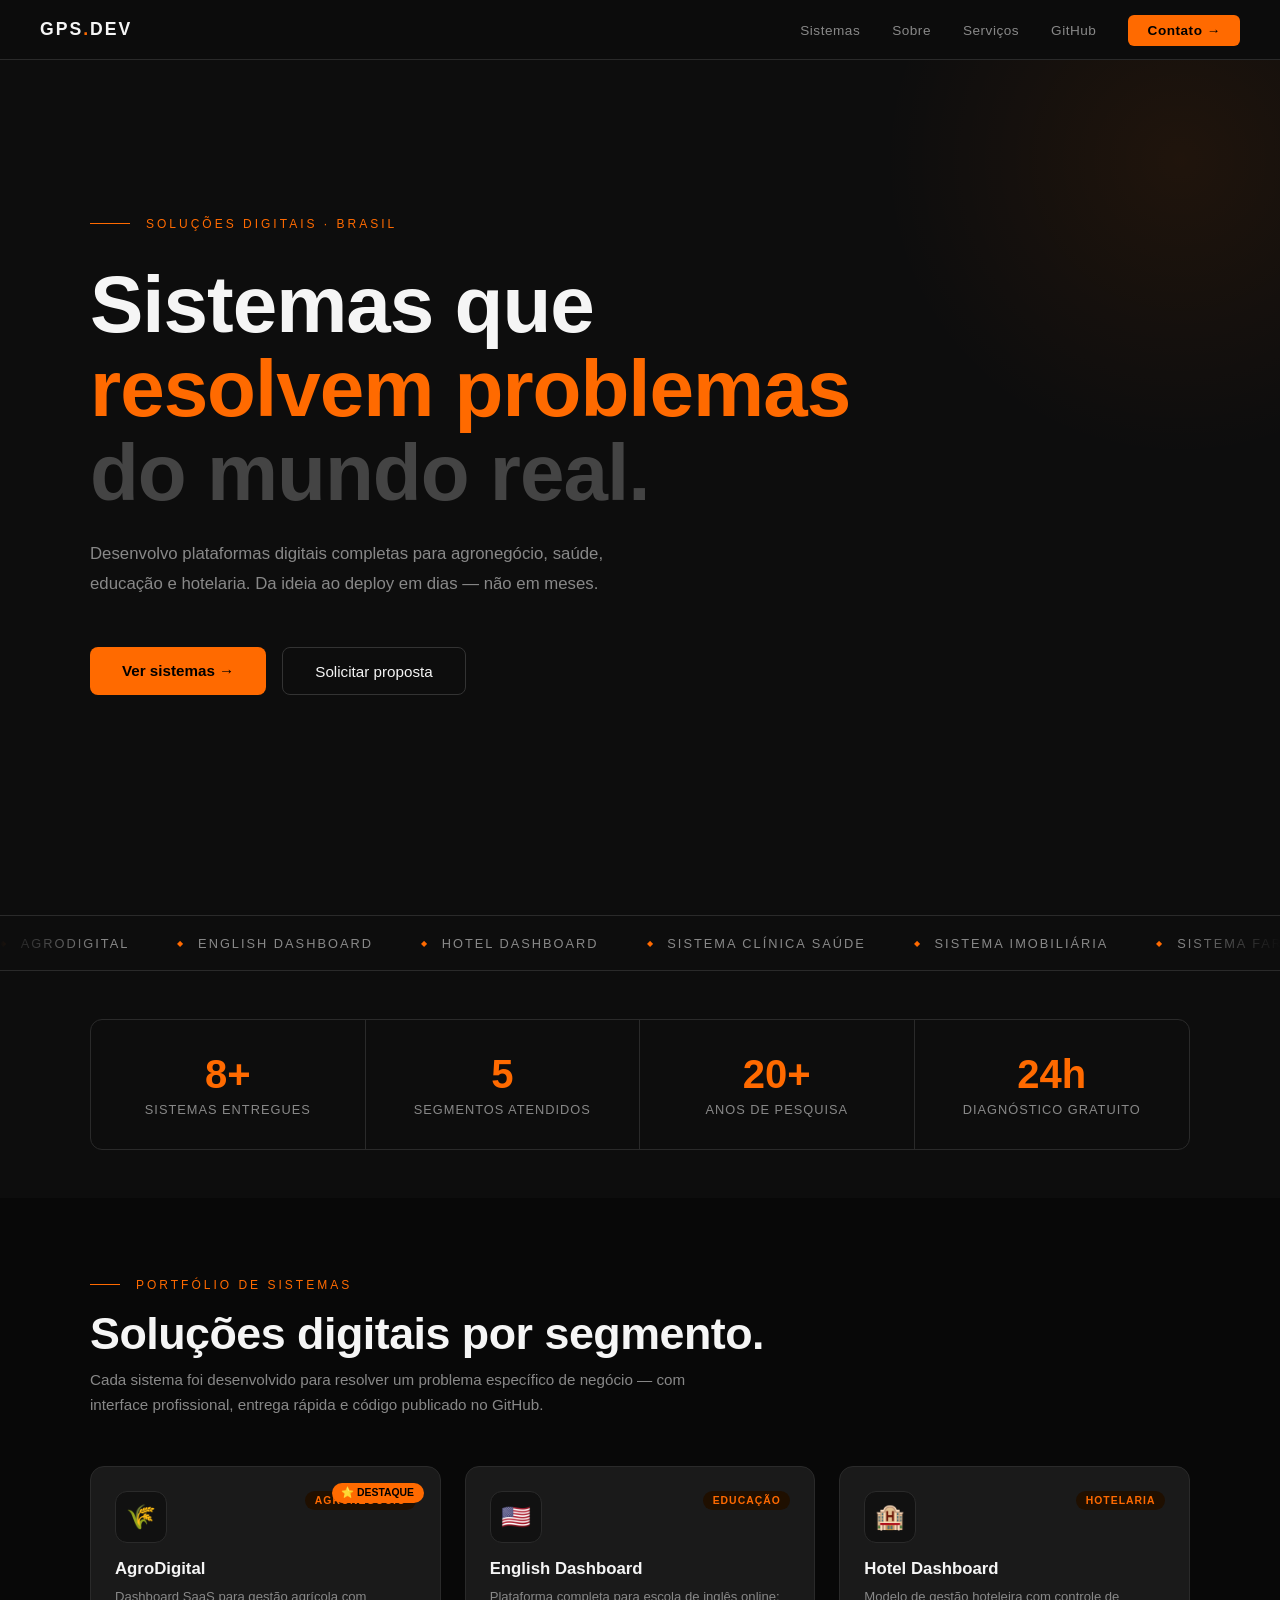
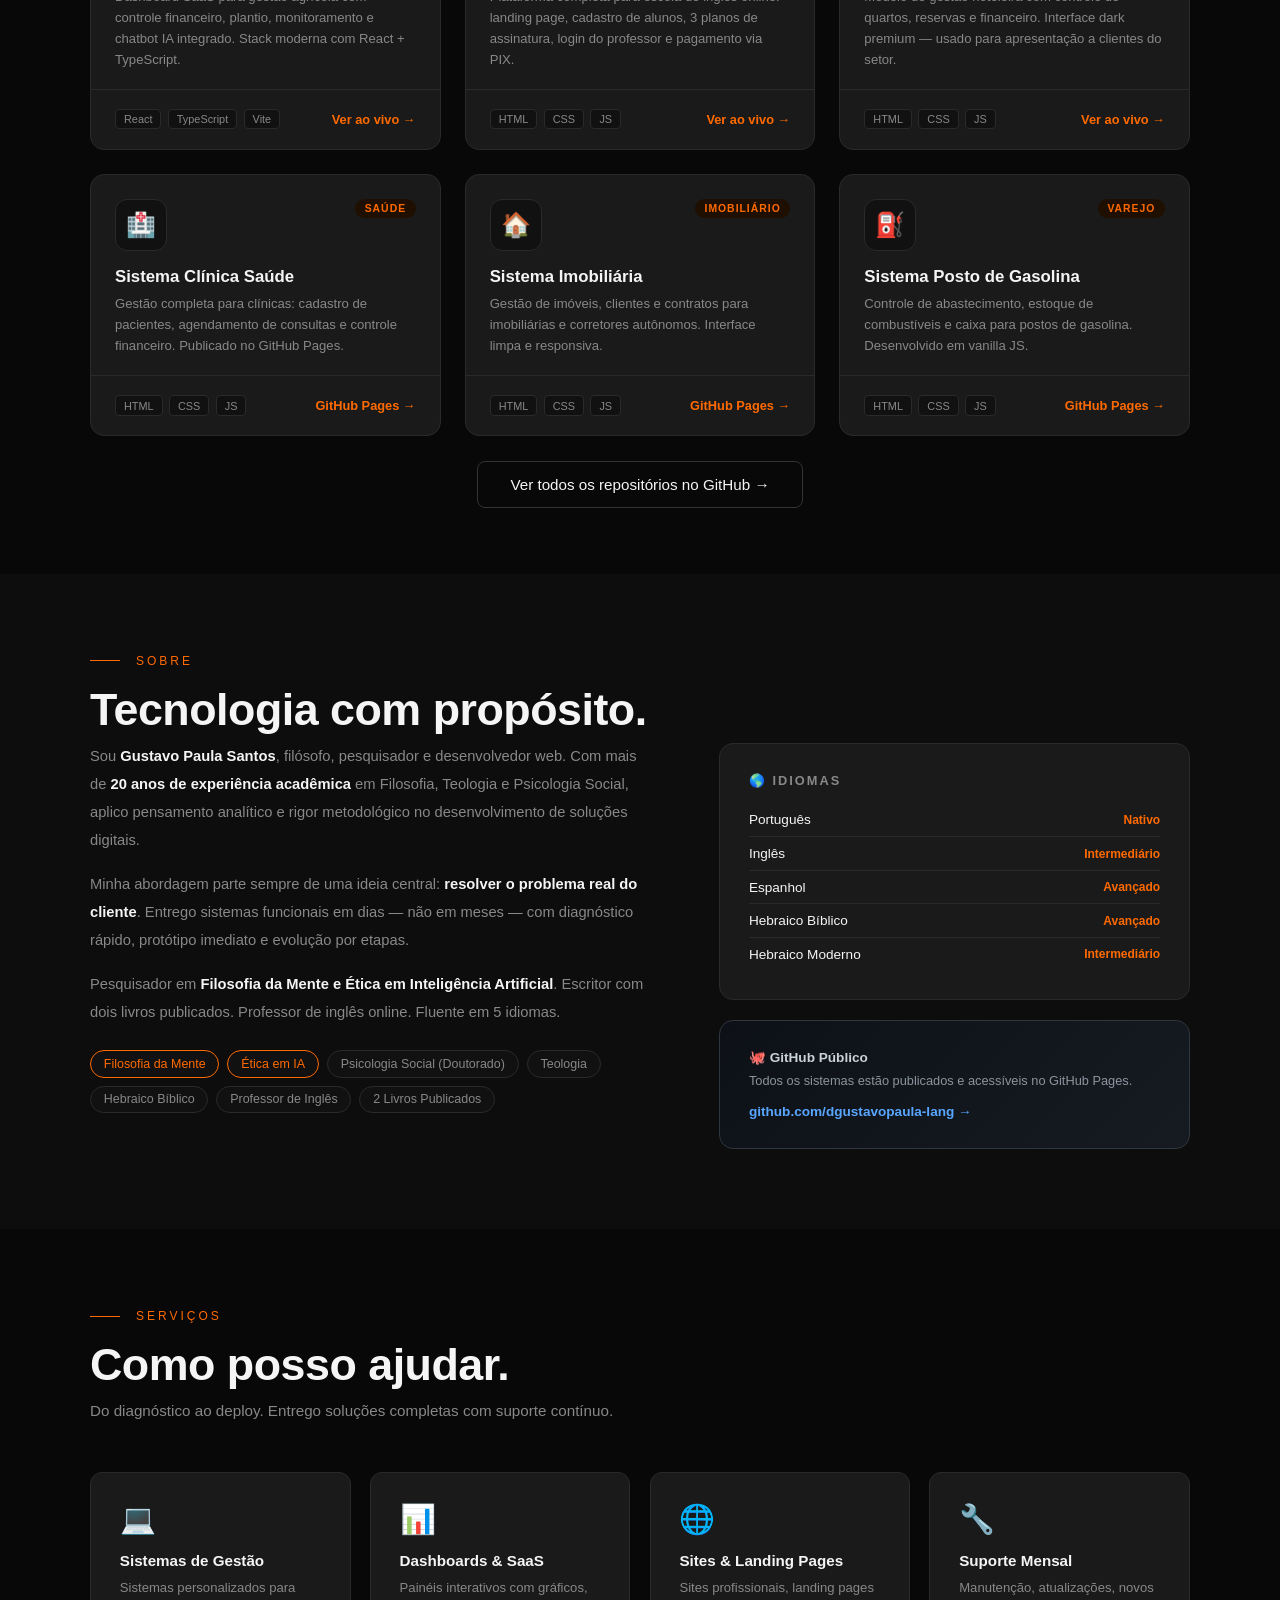
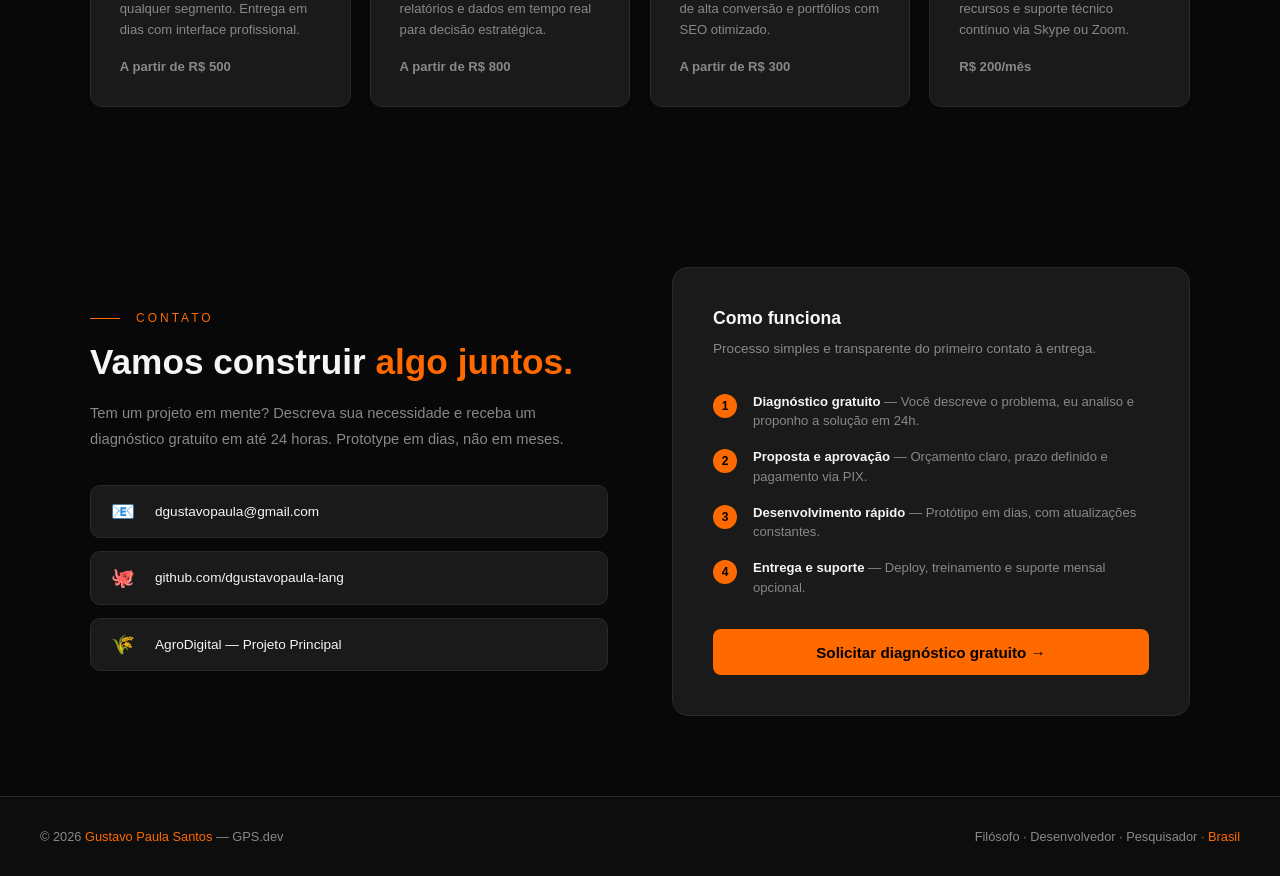
<file: index.html>
<!DOCTYPE html>
<html lang="pt-BR">
<head>
  <meta charset="UTF-8"/>
  <meta name="viewport" content="width=device-width, initial-scale=1.0"/>
  <meta name="description" content="Gustavo Paula Santos — Soluções Digitais para empresas. Sistemas de gestão, dashboards e plataformas web."/>
  <title>Gustavo Paula Santos | Soluções Digitais</title>
  <style>
    *{margin:0;padding:0;box-sizing:border-box;}
    :root{--bg:#0d0d0d;--card:#1a1a1a;--orange:#ff6a00;--orange2:#ff8c38;--white:#f5f5f5;--gray:#888;--border:#2a2a2a;}
    html{scroll-behavior:smooth;}
    body{background:var(--bg);color:var(--white);font-family:'Segoe UI',sans-serif;}

    /* NAV */
    nav{display:flex;justify-content:space-between;align-items:center;padding:1.2rem 2.5rem;border-bottom:1px solid var(--border);position:sticky;top:0;background:rgba(13,13,13,0.97);backdrop-filter:blur(10px);z-index:100;}
    .logo{font-size:1.1rem;font-weight:800;letter-spacing:2px;text-transform:uppercase;}
    .logo span{color:var(--orange);}
    .nav-links{display:flex;gap:2rem;list-style:none;align-items:center;}
    .nav-links a{color:var(--gray);text-decoration:none;font-size:0.85rem;letter-spacing:0.5px;transition:color 0.2s;}
    .nav-links a:hover{color:var(--orange);}
    .btn-nav{background:var(--orange);color:#000!important;font-weight:700;padding:0.5rem 1.2rem;border-radius:6px;}

    /* HERO */
    .hero{min-height:95vh;display:flex;flex-direction:column;justify-content:center;padding:3rem 2.5rem;position:relative;overflow:hidden;}
    .hero::before{content:'';position:absolute;top:-200px;right:-200px;width:600px;height:600px;background:radial-gradient(circle,rgba(255,106,0,0.08) 0%,transparent 70%);pointer-events:none;}
    .hero-inner{max-width:1100px;margin:0 auto;width:100%;}
    .hero-eyebrow{display:flex;align-items:center;gap:1rem;margin-bottom:2rem;}
    .hero-eyebrow span{color:var(--orange);font-size:0.75rem;letter-spacing:3px;text-transform:uppercase;}
    .hero-eyebrow::before{content:'';width:40px;height:1px;background:var(--orange);}
    .hero h1{font-size:clamp(2.5rem,7vw,5rem);font-weight:900;line-height:1.05;letter-spacing:-1px;margin-bottom:1.5rem;max-width:800px;}
    .hero h1 .line-orange{color:var(--orange);}
    .hero h1 .line-gray{color:#444;}
    .hero-sub{color:var(--gray);font-size:1.05rem;line-height:1.8;max-width:550px;margin-bottom:3rem;}
    .hero-btns{display:flex;gap:1rem;flex-wrap:wrap;margin-bottom:4rem;}
    .btn-primary{background:var(--orange);color:#000;font-weight:700;padding:0.9rem 2rem;border-radius:8px;text-decoration:none;font-size:0.95rem;transition:background 0.2s;}
    .btn-primary:hover{background:var(--orange2);}
    .btn-outline{border:1px solid #333;color:var(--white);padding:0.9rem 2rem;border-radius:8px;text-decoration:none;font-size:0.95rem;transition:all 0.2s;}
    .btn-outline:hover{border-color:var(--orange);color:var(--orange);}

    /* SOLUCOES TICKER */
    .solutions-bar{border-top:1px solid var(--border);border-bottom:1px solid var(--border);padding:1.2rem 0;overflow:hidden;position:relative;}
    .solutions-bar::before,.solutions-bar::after{content:'';position:absolute;top:0;width:100px;height:100%;z-index:2;}
    .solutions-bar::before{left:0;background:linear-gradient(to right,var(--bg),transparent);}
    .solutions-bar::after{right:0;background:linear-gradient(to left,var(--bg),transparent);}
    .ticker-track{display:flex;gap:3rem;animation:ticker 25s linear infinite;white-space:nowrap;}
    .ticker-item{color:var(--gray);font-size:0.8rem;letter-spacing:2px;text-transform:uppercase;display:flex;align-items:center;gap:0.8rem;}
    .ticker-item::before{content:'◆';color:var(--orange);font-size:0.5rem;}
    @keyframes ticker{from{transform:translateX(0)}to{transform:translateX(-50%)}}

    /* STATS */
    .stats-row{display:grid;grid-template-columns:repeat(4,1fr);gap:0;border:1px solid var(--border);border-radius:12px;overflow:hidden;max-width:1100px;margin:0 auto;}
    .stat-item{padding:2rem;text-align:center;border-right:1px solid var(--border);}
    .stat-item:last-child{border:none;}
    .stat-item h3{font-size:2.5rem;font-weight:900;color:var(--orange);margin-bottom:0.3rem;}
    .stat-item p{color:var(--gray);font-size:0.8rem;text-transform:uppercase;letter-spacing:1px;}

    /* SECTION BASE */
    section{padding:5rem 2.5rem;}
    .container{max-width:1100px;margin:0 auto;}
    .section-eyebrow{display:flex;align-items:center;gap:1rem;margin-bottom:1rem;}
    .section-eyebrow span{color:var(--orange);font-size:0.75rem;letter-spacing:3px;text-transform:uppercase;}
    .section-eyebrow::before{content:'';width:30px;height:1px;background:var(--orange);}
    .section-title{font-size:clamp(1.8rem,4vw,2.8rem);font-weight:800;margin-bottom:0.5rem;letter-spacing:-0.5px;}
    .section-sub{color:var(--gray);font-size:0.95rem;margin-bottom:3rem;max-width:600px;line-height:1.7;}

    /* SISTEMAS */
    .systems-bg{background:#080808;}
    .systems-grid{display:grid;grid-template-columns:repeat(auto-fit,minmax(320px,1fr));gap:1.5rem;}
    .system-card{background:var(--card);border:1px solid var(--border);border-radius:14px;overflow:hidden;transition:all 0.25s;position:relative;}
    .system-card:hover{border-color:var(--orange);transform:translateY(-5px);}
    .system-header{padding:1.5rem 1.5rem 0;}
    .system-icon-row{display:flex;justify-content:space-between;align-items:flex-start;margin-bottom:1rem;}
    .system-emoji{width:52px;height:52px;background:#111;border-radius:12px;display:flex;align-items:center;justify-content:center;font-size:1.5rem;border:1px solid var(--border);}
    .system-segment{background:#1f0f00;color:var(--orange);font-size:0.65rem;font-weight:700;padding:0.25rem 0.6rem;border-radius:20px;text-transform:uppercase;letter-spacing:1px;}
    .system-card h3{font-size:1.05rem;font-weight:700;margin-bottom:0.4rem;}
    .system-card p{color:var(--gray);font-size:0.82rem;line-height:1.6;padding:0 1.5rem;}
    .system-footer{padding:1.2rem 1.5rem;display:flex;justify-content:space-between;align-items:center;border-top:1px solid var(--border);margin-top:1.2rem;}
    .system-techs{display:flex;gap:0.4rem;flex-wrap:wrap;}
    .tech{background:#111;color:var(--gray);font-size:0.68rem;padding:0.2rem 0.5rem;border-radius:4px;border:1px solid var(--border);}
    .system-link{color:var(--orange);text-decoration:none;font-size:0.8rem;font-weight:700;white-space:nowrap;}
    .system-link:hover{text-decoration:underline;}
    .featured-badge{position:absolute;top:1rem;right:1rem;background:var(--orange);color:#000;font-size:0.65rem;font-weight:700;padding:0.2rem 0.6rem;border-radius:20px;text-transform:uppercase;}

    /* SOBRE */
    .about-grid{display:grid;grid-template-columns:1.2fr 1fr;gap:4rem;align-items:start;}
    .about-text p{color:var(--gray);line-height:1.9;margin-bottom:1rem;font-size:0.92rem;}
    .about-text strong{color:var(--white);}
    .about-tags{display:flex;flex-wrap:wrap;gap:0.5rem;margin-top:1.5rem;}
    .tag{background:#111;border:1px solid var(--border);color:var(--gray);padding:0.35rem 0.8rem;border-radius:20px;font-size:0.78rem;}
    .tag.hl{border-color:var(--orange);color:var(--orange);}
    .side-box{background:var(--card);border:1px solid var(--border);border-radius:14px;padding:1.8rem;margin-bottom:1.2rem;}
    .side-box h4{font-size:0.8rem;text-transform:uppercase;letter-spacing:2px;color:var(--gray);margin-bottom:1rem;}
    .lang-item{display:flex;justify-content:space-between;align-items:center;padding:0.55rem 0;border-bottom:1px solid var(--border);}
    .lang-item:last-child{border:none;}
    .lang-item span:first-child{color:var(--white);font-size:0.85rem;}
    .lang-level{color:var(--orange);font-size:0.75rem;font-weight:700;}
    .github-box{background:linear-gradient(135deg,#0d1117,#161b22);border:1px solid #30363d;border-radius:14px;padding:1.8rem;}
    .github-box h4{color:#c9d1d9;font-size:0.85rem;margin-bottom:0.5rem;}
    .github-box p{color:#8b949e;font-size:0.8rem;margin-bottom:1rem;}
    .github-link{display:flex;align-items:center;gap:0.5rem;color:#58a6ff;font-size:0.85rem;text-decoration:none;font-weight:700;}

    /* SERVIÇOS */
    .services-grid{display:grid;grid-template-columns:repeat(auto-fit,minmax(230px,1fr));gap:1.2rem;}
    .service-card{background:var(--card);border:1px solid var(--border);border-radius:12px;padding:1.8rem;transition:border-color 0.2s;}
    .service-card:hover{border-color:var(--orange);}
    .service-icon{font-size:1.8rem;margin-bottom:1rem;}
    .service-card h3{font-size:0.95rem;font-weight:700;margin-bottom:0.5rem;}
    .service-card p{color:var(--gray);font-size:0.82rem;line-height:1.6;}
    .service-price{color:var(--orange);font-size:0.8rem;font-weight:700;margin-top:1rem;}

    /* CONTATO */
    .contact-bg{background:#080808;}
    .contact-inner{display:grid;grid-template-columns:1fr 1fr;gap:4rem;align-items:center;}
    .contact-left h2{font-size:2.2rem;font-weight:800;line-height:1.2;margin-bottom:1rem;}
    .contact-left h2 span{color:var(--orange);}
    .contact-left p{color:var(--gray);line-height:1.8;margin-bottom:2rem;font-size:0.92rem;}
    .contact-items{display:flex;flex-direction:column;gap:0.8rem;}
    .contact-item{display:flex;align-items:center;gap:1rem;padding:0.9rem 1rem;background:var(--card);border:1px solid var(--border);border-radius:10px;text-decoration:none;color:var(--white);font-size:0.85rem;transition:border-color 0.2s;}
    .contact-item:hover{border-color:var(--orange);}
    .contact-item .ci{font-size:1.2rem;width:32px;text-align:center;}
    .contact-right{background:var(--card);border:1px solid var(--border);border-radius:16px;padding:2.5rem;}
    .contact-right h3{font-size:1.1rem;font-weight:700;margin-bottom:0.5rem;}
    .contact-right p{color:var(--gray);font-size:0.85rem;margin-bottom:2rem;line-height:1.7;}
    .process-steps{display:flex;flex-direction:column;gap:1rem;margin-bottom:2rem;}
    .process-step{display:flex;gap:1rem;align-items:flex-start;}
    .step-num{background:var(--orange);color:#000;font-weight:800;font-size:0.75rem;width:24px;height:24px;border-radius:50%;display:flex;align-items:center;justify-content:center;flex-shrink:0;margin-top:2px;}
    .step-text{color:var(--gray);font-size:0.82rem;line-height:1.5;}
    .step-text strong{color:var(--white);}

    /* FOOTER */
    footer{border-top:1px solid var(--border);padding:2rem 2.5rem;display:flex;justify-content:space-between;align-items:center;flex-wrap:wrap;gap:1rem;}
    footer p{color:var(--gray);font-size:0.8rem;}
    footer span{color:var(--orange);}

    @media(max-width:768px){
      .hero h1{font-size:2.5rem;}
      .stats-row{grid-template-columns:repeat(2,1fr);}
      .about-grid,.contact-inner{grid-template-columns:1fr;}
      .nav-links{display:none;}
      nav{padding:1rem 1.5rem;}
      section{padding:3rem 1.5rem;}
    }
  </style>
</head>
<body>

<!-- NAV -->
<nav>
  <div class="logo">GPS<span>.</span>dev</div>
  <ul class="nav-links">
    <li><a href="#sistemas">Sistemas</a></li>
    <li><a href="#sobre">Sobre</a></li>
    <li><a href="#servicos">Serviços</a></li>
    <li><a href="https://github.com/dgustavopaula-lang" target="_blank">GitHub</a></li>
    <li><a href="#contato" class="btn-nav">Contato →</a></li>
  </ul>
</nav>

<!-- HERO -->
<section class="hero">
  <div class="hero-inner">
    <div class="hero-eyebrow"><span>Soluções Digitais · Brasil</span></div>
    <h1>
      Sistemas que<br>
      <span class="line-orange">resolvem problemas</span><br>
      <span class="line-gray">do mundo real.</span>
    </h1>
    <p class="hero-sub">Desenvolvo plataformas digitais completas para agronegócio, saúde, educação e hotelaria. Da ideia ao deploy em dias — não em meses.</p>
    <div class="hero-btns">
      <a href="#sistemas" class="btn-primary">Ver sistemas →</a>
      <a href="#contato" class="btn-outline">Solicitar proposta</a>
    </div>
  </div>
</section>

<!-- TICKER -->
<div class="solutions-bar">
  <div class="ticker-track">
    <span class="ticker-item">AgroDigital</span>
    <span class="ticker-item">English Dashboard</span>
    <span class="ticker-item">Hotel Dashboard</span>
    <span class="ticker-item">Sistema Clínica Saúde</span>
    <span class="ticker-item">Sistema Imobiliária</span>
    <span class="ticker-item">Sistema Farmácia</span>
    <span class="ticker-item">Sistema Minimercado</span>
    <span class="ticker-item">Sistema Posto de Gasolina</span>
    <span class="ticker-item">AgroDigital</span>
    <span class="ticker-item">English Dashboard</span>
    <span class="ticker-item">Hotel Dashboard</span>
    <span class="ticker-item">Sistema Clínica Saúde</span>
    <span class="ticker-item">Sistema Imobiliária</span>
    <span class="ticker-item">Sistema Farmácia</span>
    <span class="ticker-item">Sistema Minimercado</span>
    <span class="ticker-item">Sistema Posto de Gasolina</span>
  </div>
</div>

<!-- STATS -->
<section style="padding:3rem 2.5rem;">
  <div class="stats-row">
    <div class="stat-item"><h3>8+</h3><p>Sistemas entregues</p></div>
    <div class="stat-item"><h3>5</h3><p>Segmentos atendidos</p></div>
    <div class="stat-item"><h3>20+</h3><p>Anos de pesquisa</p></div>
    <div class="stat-item"><h3>24h</h3><p>Diagnóstico gratuito</p></div>
  </div>
</section>

<!-- SISTEMAS -->
<section id="sistemas" class="systems-bg">
  <div class="container">
    <div class="section-eyebrow"><span>Portfólio de Sistemas</span></div>
    <h2 class="section-title">Soluções digitais por segmento.</h2>
    <p class="section-sub">Cada sistema foi desenvolvido para resolver um problema específico de negócio — com interface profissional, entrega rápida e código publicado no GitHub.</p>
    <div class="systems-grid">

      <div class="system-card">
        <span class="featured-badge">⭐ Destaque</span>
        <div class="system-header">
          <div class="system-icon-row">
            <div class="system-emoji">🌾</div>
            <span class="system-segment">Agronegócio</span>
          </div>
          <h3>AgroDigital</h3>
        </div>
        <p>Dashboard SaaS para gestão agrícola com controle financeiro, plantio, monitoramento e chatbot IA integrado. Stack moderna com React + TypeScript.</p>
        <div class="system-footer">
          <div class="system-techs"><span class="tech">React</span><span class="tech">TypeScript</span><span class="tech">Vite</span></div>
          <a href="https://agrodigital.onrender.com" target="_blank" class="system-link">Ver ao vivo →</a>
        </div>
      </div>

      <div class="system-card">
        <div class="system-header">
          <div class="system-icon-row">
            <div class="system-emoji">🇺🇸</div>
            <span class="system-segment">Educação</span>
          </div>
          <h3>English Dashboard</h3>
        </div>
        <p>Plataforma completa para escola de inglês online: landing page, cadastro de alunos, 3 planos de assinatura, login do professor e pagamento via PIX.</p>
        <div class="system-footer">
          <div class="system-techs"><span class="tech">HTML</span><span class="tech">CSS</span><span class="tech">JS</span></div>
          <a href="https://dgustavopaula-lang.github.io/english-dashboard" target="_blank" class="system-link">Ver ao vivo →</a>
        </div>
      </div>

      <div class="system-card">
        <div class="system-header">
          <div class="system-icon-row">
            <div class="system-emoji">🏨</div>
            <span class="system-segment">Hotelaria</span>
          </div>
          <h3>Hotel Dashboard</h3>
        </div>
        <p>Modelo de gestão hoteleira com controle de quartos, reservas e financeiro. Interface dark premium — usado para apresentação a clientes do setor.</p>
        <div class="system-footer">
          <div class="system-techs"><span class="tech">HTML</span><span class="tech">CSS</span><span class="tech">JS</span></div>
          <a href="https://hotel-grand-palacio.onrender.com" target="_blank" class="system-link">Ver ao vivo →</a>
        </div>
      </div>

      <div class="system-card">
        <div class="system-header">
          <div class="system-icon-row">
            <div class="system-emoji">🏥</div>
            <span class="system-segment">Saúde</span>
          </div>
          <h3>Sistema Clínica Saúde</h3>
        </div>
        <p>Gestão completa para clínicas: cadastro de pacientes, agendamento de consultas e controle financeiro. Publicado no GitHub Pages.</p>
        <div class="system-footer">
          <div class="system-techs"><span class="tech">HTML</span><span class="tech">CSS</span><span class="tech">JS</span></div>
          <a href="https://dgustavopaula-lang.github.io/sistema-clinica-saude" target="_blank" class="system-link">GitHub Pages →</a>
        </div>
      </div>

      <div class="system-card">
        <div class="system-header">
          <div class="system-icon-row">
            <div class="system-emoji">🏠</div>
            <span class="system-segment">Imobiliário</span>
          </div>
          <h3>Sistema Imobiliária</h3>
        </div>
        <p>Gestão de imóveis, clientes e contratos para imobiliárias e corretores autônomos. Interface limpa e responsiva.</p>
        <div class="system-footer">
          <div class="system-techs"><span class="tech">HTML</span><span class="tech">CSS</span><span class="tech">JS</span></div>
          <a href="https://dgustavopaula-lang.github.io/sistema-imobiliaria" target="_blank" class="system-link">GitHub Pages →</a>
        </div>
      </div>

      <div class="system-card">
        <div class="system-header">
          <div class="system-icon-row">
            <div class="system-emoji">⛽</div>
            <span class="system-segment">Varejo</span>
          </div>
          <h3>Sistema Posto de Gasolina</h3>
        </div>
        <p>Controle de abastecimento, estoque de combustíveis e caixa para postos de gasolina. Desenvolvido em vanilla JS.</p>
        <div class="system-footer">
          <div class="system-techs"><span class="tech">HTML</span><span class="tech">CSS</span><span class="tech">JS</span></div>
          <a href="https://dgustavopaula-lang.github.io/sistema-posto-gasolina" target="_blank" class="system-link">GitHub Pages →</a>
        </div>
      </div>

    </div>
    <div style="text-align:center;margin-top:2.5rem;">
      <a href="https://github.com/dgustavopaula-lang" target="_blank" class="btn-outline">Ver todos os repositórios no GitHub →</a>
    </div>
  </div>
</section>

<!-- SOBRE -->
<section id="sobre">
  <div class="container">
    <div class="section-eyebrow"><span>Sobre</span></div>
    <h2 class="section-title">Tecnologia com propósito.</h2>
    <div class="about-grid">
      <div class="about-text">
        <p>Sou <strong>Gustavo Paula Santos</strong>, filósofo, pesquisador e desenvolvedor web. Com mais de <strong>20 anos de experiência acadêmica</strong> em Filosofia, Teologia e Psicologia Social, aplico pensamento analítico e rigor metodológico no desenvolvimento de soluções digitais.</p>
        <p>Minha abordagem parte sempre de uma ideia central: <strong>resolver o problema real do cliente</strong>. Entrego sistemas funcionais em dias — não em meses — com diagnóstico rápido, protótipo imediato e evolução por etapas.</p>
        <p>Pesquisador em <strong>Filosofia da Mente e Ética em Inteligência Artificial</strong>. Escritor com dois livros publicados. Professor de inglês online. Fluente em 5 idiomas.</p>
        <div class="about-tags">
          <span class="tag hl">Filosofia da Mente</span>
          <span class="tag hl">Ética em IA</span>
          <span class="tag">Psicologia Social (Doutorado)</span>
          <span class="tag">Teologia</span>
          <span class="tag">Hebraico Bíblico</span>
          <span class="tag">Professor de Inglês</span>
          <span class="tag">2 Livros Publicados</span>
        </div>
      </div>
      <div>
        <div class="side-box">
          <h4>🌎 Idiomas</h4>
          <div class="lang-item"><span>Português</span><span class="lang-level">Nativo</span></div>
          <div class="lang-item"><span>Inglês</span><span class="lang-level">Intermediário</span></div>
          <div class="lang-item"><span>Espanhol</span><span class="lang-level">Avançado</span></div>
          <div class="lang-item"><span>Hebraico Bíblico</span><span class="lang-level">Avançado</span></div>
          <div class="lang-item"><span>Hebraico Moderno</span><span class="lang-level">Intermediário</span></div>
        </div>
        <div class="github-box">
          <h4>🐙 GitHub Público</h4>
          <p>Todos os sistemas estão publicados e acessíveis no GitHub Pages.</p>
          <a href="https://github.com/dgustavopaula-lang" target="_blank" class="github-link">github.com/dgustavopaula-lang →</a>
        </div>
      </div>
    </div>
  </div>
</section>

<!-- SERVIÇOS -->
<section id="servicos" style="background:#080808;">
  <div class="container">
    <div class="section-eyebrow"><span>Serviços</span></div>
    <h2 class="section-title">Como posso ajudar.</h2>
    <p class="section-sub">Do diagnóstico ao deploy. Entrego soluções completas com suporte contínuo.</p>
    <div class="services-grid">
      <div class="service-card">
        <div class="service-icon">💻</div>
        <h3>Sistemas de Gestão</h3>
        <p>Sistemas personalizados para qualquer segmento. Entrega em dias com interface profissional.</p>
        <p class="service-price">A partir de R$ 500</p>
      </div>
      <div class="service-card">
        <div class="service-icon">📊</div>
        <h3>Dashboards & SaaS</h3>
        <p>Painéis interativos com gráficos, relatórios e dados em tempo real para decisão estratégica.</p>
        <p class="service-price">A partir de R$ 800</p>
      </div>
      <div class="service-card">
        <div class="service-icon">🌐</div>
        <h3>Sites & Landing Pages</h3>
        <p>Sites profissionais, landing pages de alta conversão e portfólios com SEO otimizado.</p>
        <p class="service-price">A partir de R$ 300</p>
      </div>
      <div class="service-card">
        <div class="service-icon">🔧</div>
        <h3>Suporte Mensal</h3>
        <p>Manutenção, atualizações, novos recursos e suporte técnico contínuo via Skype ou Zoom.</p>
        <p class="service-price">R$ 200/mês</p>
      </div>
    </div>
  </div>
</section>

<!-- CONTATO -->
<section id="contato" class="contact-bg">
  <div class="container">
    <div class="contact-inner">
      <div class="contact-left">
        <div class="section-eyebrow"><span>Contato</span></div>
        <h2>Vamos construir <span>algo juntos.</span></h2>
        <p>Tem um projeto em mente? Descreva sua necessidade e receba um diagnóstico gratuito em até 24 horas. Prototype em dias, não em meses.</p>
        <div class="contact-items">
          <a href="mailto:dgustavopaula@gmail.com" class="contact-item">
            <span class="ci">📧</span><span>dgustavopaula@gmail.com</span>
          </a>
          <a href="https://github.com/dgustavopaula-lang" target="_blank" class="contact-item">
            <span class="ci">🐙</span><span>github.com/dgustavopaula-lang</span>
          </a>
          <a href="https://agrodigital.onrender.com" target="_blank" class="contact-item">
            <span class="ci">🌾</span><span>AgroDigital — Projeto Principal</span>
          </a>
        </div>
      </div>
      <div class="contact-right">
        <h3>Como funciona</h3>
        <p>Processo simples e transparente do primeiro contato à entrega.</p>
        <div class="process-steps">
          <div class="process-step">
            <div class="step-num">1</div>
            <div class="step-text"><strong>Diagnóstico gratuito</strong> — Você descreve o problema, eu analiso e proponho a solução em 24h.</div>
          </div>
          <div class="process-step">
            <div class="step-num">2</div>
            <div class="step-text"><strong>Proposta e aprovação</strong> — Orçamento claro, prazo definido e pagamento via PIX.</div>
          </div>
          <div class="process-step">
            <div class="step-num">3</div>
            <div class="step-text"><strong>Desenvolvimento rápido</strong> — Protótipo em dias, com atualizações constantes.</div>
          </div>
          <div class="process-step">
            <div class="step-num">4</div>
            <div class="step-text"><strong>Entrega e suporte</strong> — Deploy, treinamento e suporte mensal opcional.</div>
          </div>
        </div>
        <a href="mailto:dgustavopaula@gmail.com?subject=Solicitar%20Proposta&body=Olá%20Gustavo,%20gostaria%20de%20solicitar%20um%20diagnóstico%20gratuito." class="btn-primary" style="display:block;text-align:center;">Solicitar diagnóstico gratuito →</a>
      </div>
    </div>
  </div>
</section>

<!-- FOOTER -->
<footer>
  <p>© 2026 <span>Gustavo Paula Santos</span> — GPS.dev</p>
  <p>Filósofo · Desenvolvedor · Pesquisador · <span>Brasil</span></p>
</footer>

</body>
</html>
</file>
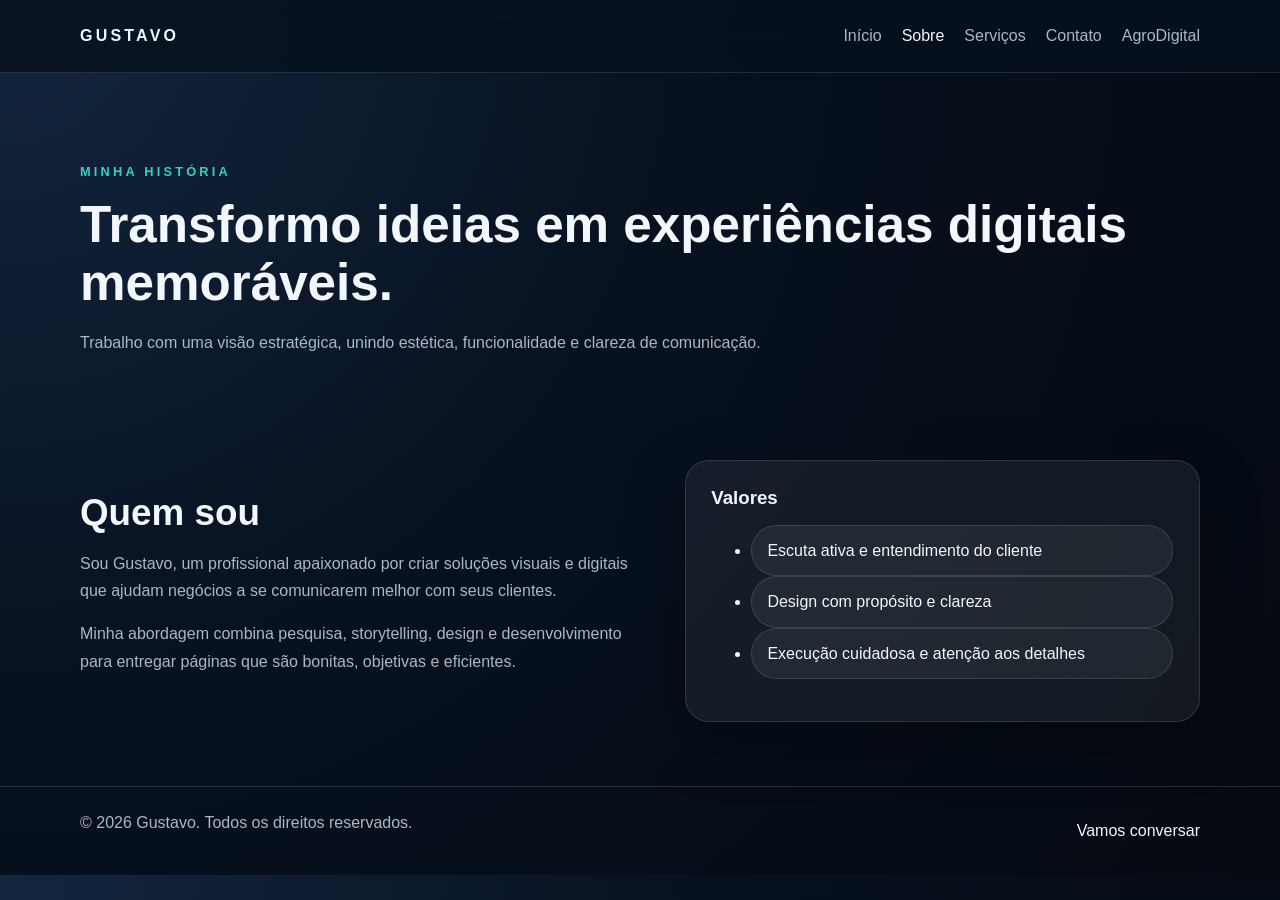
<file: about.html>
<!doctype html>
<html lang="pt-BR">
  <head>
    <meta charset="UTF-8" />
    <meta name="viewport" content="width=device-width, initial-scale=1.0" />
    <title>Sobre | Gustavo</title>
    <meta
      name="description"
      content="Conheça a trajetória e a abordagem de Gustavo no desenvolvimento de projetos digitais."
    />
    <link rel="stylesheet" href="css/style.css" />
  </head>
  <body>
    <header class="site-header">
      <div class="container nav-bar">
        <a class="brand" href="index.html">Gustavo</a>
        <button class="menu-toggle" aria-label="Abrir menu" aria-expanded="false">
          <span></span>
          <span></span>
          <span></span>
        </button>
        <nav class="site-nav" aria-label="Navegação principal">
          <a href="index.html">Início</a>
          <a href="about.html" class="active">Sobre</a>
          <a href="services.html">Serviços</a>
          <a href="contact.html">Contato</a>
          <a href="https://agrodigital.onrender.com" target="_blank">AgroDigital</a>
        </nav>
      </div>
    </header>

    <main>
      <section class="page-hero">
        <div class="container reveal">
          <p class="eyebrow">Minha história</p>
          <h1>Transformo ideias em experiências digitais memoráveis.</h1>
          <p>
            Trabalho com uma visão estratégica, unindo estética, funcionalidade e clareza de
            comunicação.
          </p>
        </div>
      </section>

      <section class="section">
        <div class="container about-grid">
          <div class="reveal">
            <h2>Quem sou</h2>
            <p>
              Sou Gustavo, um profissional apaixonado por criar soluções visuais e digitais que
              ajudam negócios a se comunicarem melhor com seus clientes.
            </p>
            <p>
              Minha abordagem combina pesquisa, storytelling, design e desenvolvimento para entregar
              páginas que são bonitas, objetivas e eficientes.
            </p>
          </div>
          <div class="reveal highlight-box">
            <h3>Valores</h3>
            <ul>
              <li>Escuta ativa e entendimento do cliente</li>
              <li>Design com propósito e clareza</li>
              <li>Execução cuidadosa e atenção aos detalhes</li>
            </ul>
          </div>
        </div>
      </section>
    </main>

    <footer class="site-footer">
      <div class="container footer-content">
        <p>© <span id="year"></span> Gustavo. Todos os direitos reservados.</p>
        <a href="contact.html">Vamos conversar</a>
      </div>
    </footer>

    <script src="js/main.js"></script>
  </body>
</html>
</file>
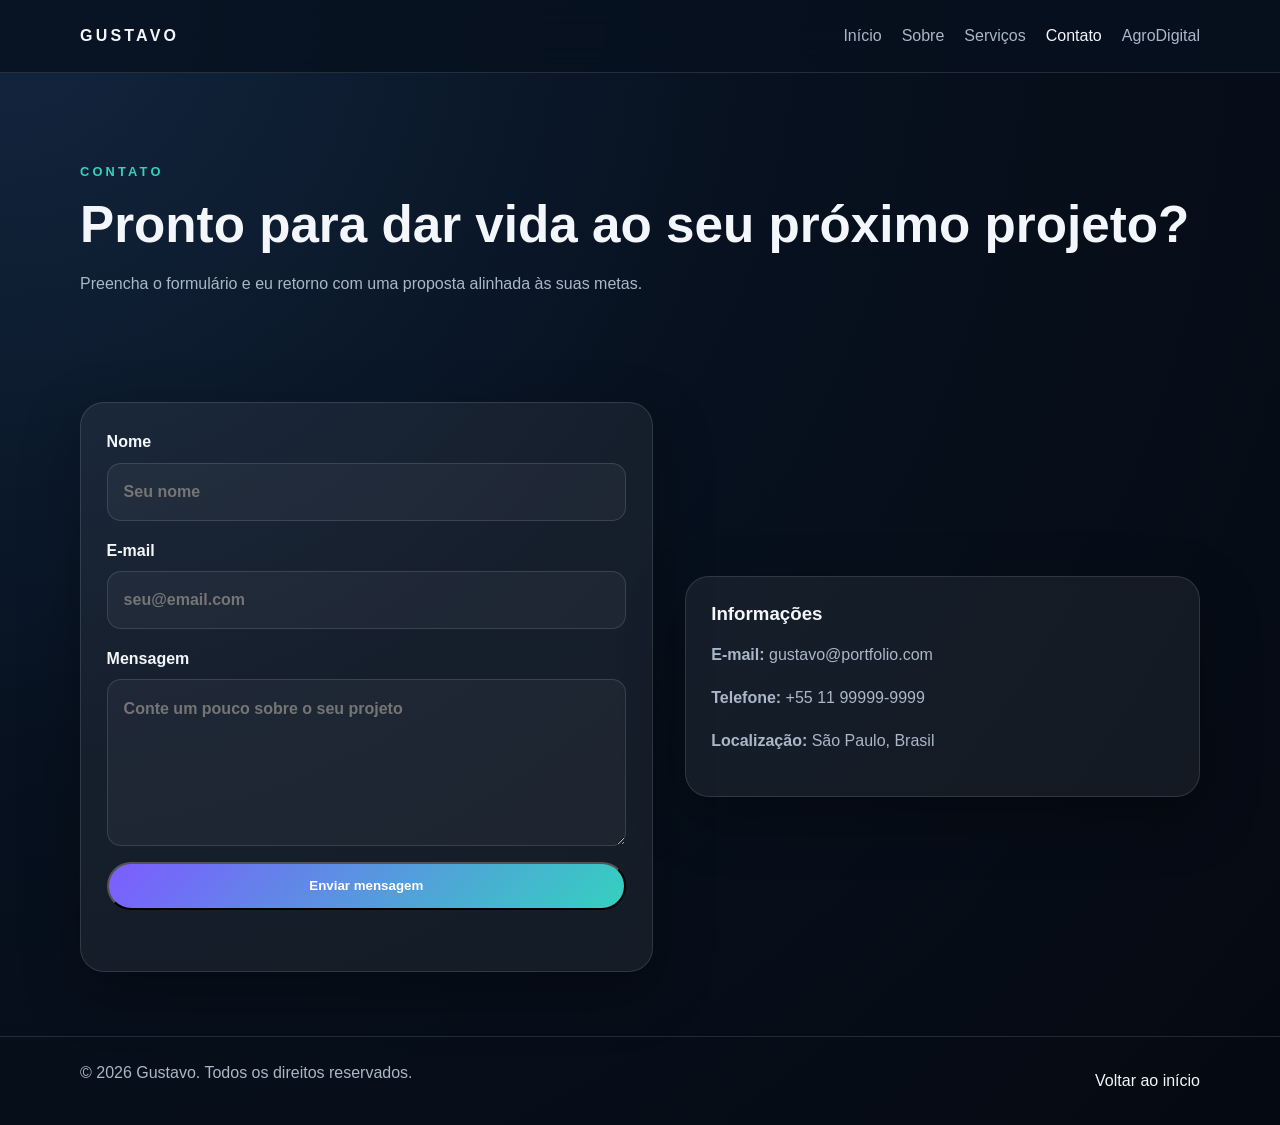
<file: contact.html>
<!doctype html>
<html lang="pt-BR">
  <head>
    <meta charset="UTF-8" />
    <meta name="viewport" content="width=device-width, initial-scale=1.0" />
    <title>Contato | Gustavo</title>
    <meta
      name="description"
      content="Entre em contato com Gustavo para discutir seu pr�ximo projeto digital."
    />
    <link rel="stylesheet" href="css/style.css" />
  </head>
  <body>
    <header class="site-header">
      <div class="container nav-bar">
        <a class="brand" href="index.html">Gustavo</a>
        <button class="menu-toggle" aria-label="Abrir menu" aria-expanded="false">
          <span></span>
          <span></span>
          <span></span>
        </button>
        <nav class="site-nav" aria-label="Navegação principal">
          <a href="index.html">Início</a>
          <a href="about.html">Sobre</a>
          <a href="services.html">Serviços</a>
          <a href="contact.html" class="active">Contato</a>
          <a href="https://agrodigital.onrender.com" target="_blank">AgroDigital</a>
        </nav>
      </div>
    </header>

    <main>
      <section class="page-hero">
        <div class="container reveal">
          <p class="eyebrow">Contato</p>
          <h1>Pronto para dar vida ao seu próximo projeto?</h1>
          <p>Preencha o formulário e eu retorno com uma proposta alinhada às suas metas.</p>
        </div>
      </section>

      <section class="section">
        <div class="container contact-grid">
          <form class="contact-form reveal" id="contactForm">
            <label>
              Nome
              <input type="text" name="name" placeholder="Seu nome" required />
            </label>
            <label>
              E-mail
              <input type="email" name="email" placeholder="seu@email.com" required />
            </label>
            <label>
              Mensagem
              <textarea
                name="message"
                rows="5"
                placeholder="Conte um pouco sobre o seu projeto"
                required
              ></textarea>
            </label>
            <button class="btn btn-primary" type="submit">Enviar mensagem</button>
            <p class="form-status" aria-live="polite"></p>
          </form>

          <div class="contact-info reveal">
            <h3>Informações</h3>
            <p><strong>E-mail:</strong> gustavo@portfolio.com</p>
            <p><strong>Telefone:</strong> +55 11 99999-9999</p>
            <p><strong>Localização:</strong> São Paulo, Brasil</p>
          </div>
        </div>
      </section>
    </main>

    <footer class="site-footer">
      <div class="container footer-content">
        <p>© <span id="year"></span> Gustavo. Todos os direitos reservados.</p>
        <a href="index.html">Voltar ao início</a>
      </div>
    </footer>

    <script src="js/main.js"></script>
  </body>
</html>
</file>
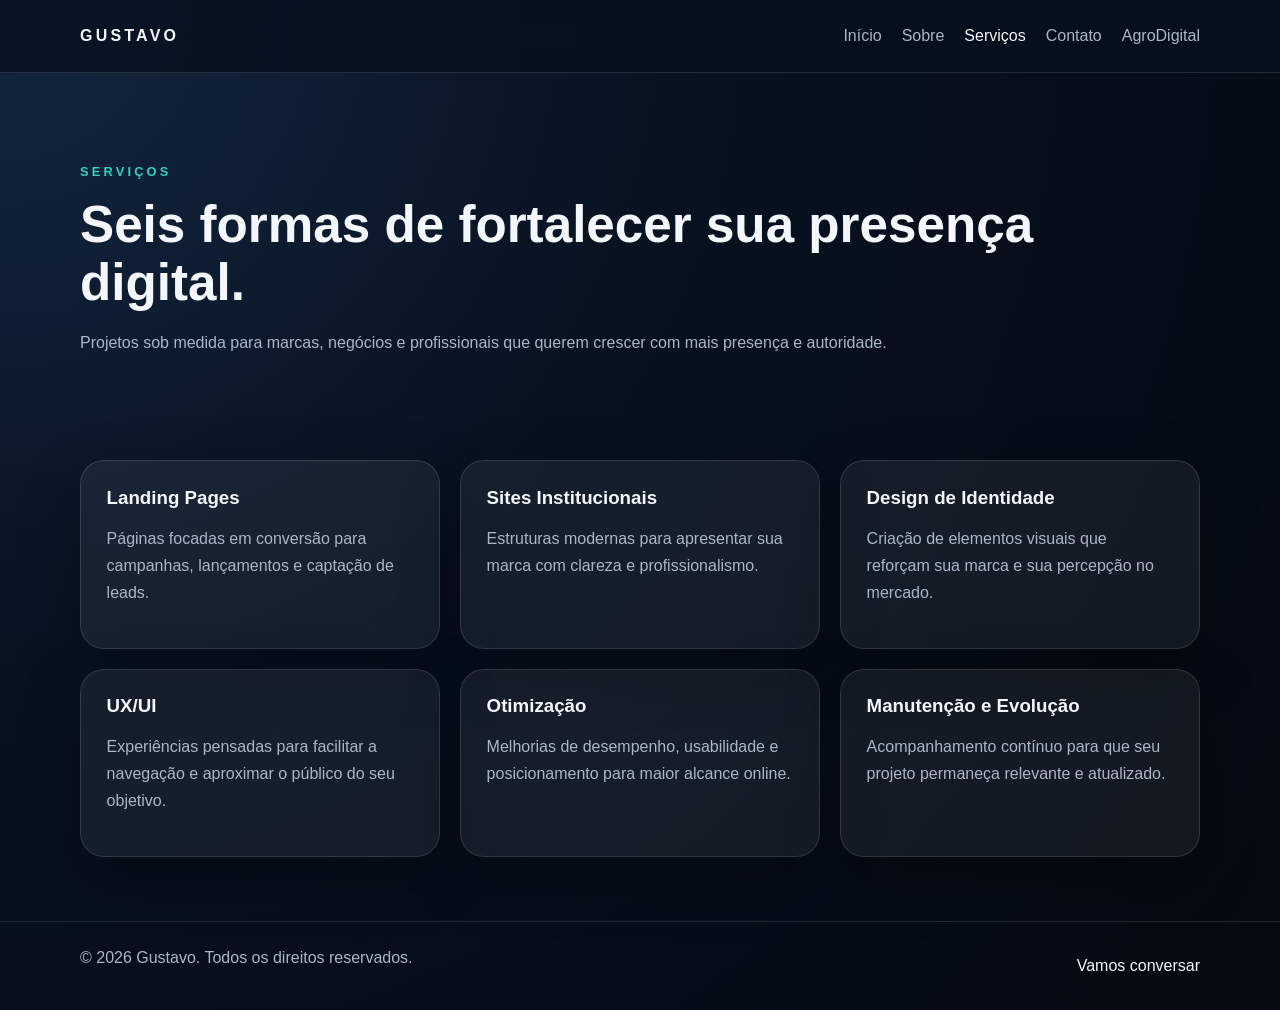
<file: services.html>
<!doctype html>
<html lang="pt-BR">
  <head>
    <meta charset="UTF-8" />
    <meta name="viewport" content="width=device-width, initial-scale=1.0" />
    <title>Servi�os | Gustavo</title>
    <meta
      name="description"
      content="Conhe�a os seis servi�os oferecidos por Gustavo para fortalecer sua presen�a digital."
    />
    <link rel="stylesheet" href="css/style.css" />
  </head>
  <body>
    <header class="site-header">
      <div class="container nav-bar">
        <a class="brand" href="index.html">Gustavo</a>
        <button class="menu-toggle" aria-label="Abrir menu" aria-expanded="false">
          <span></span>
          <span></span>
          <span></span>
        </button>
        <nav class="site-nav" aria-label="Navegação principal">
          <a href="index.html">Início</a>
          <a href="about.html">Sobre</a>
          <a href="services.html" class="active">Serviços</a>
          <a href="contact.html">Contato</a>
          <a href="https://agrodigital.onrender.com" target="_blank">AgroDigital</a>
        </nav>
      </div>
    </header>

    <main>
      <section class="page-hero">
        <div class="container reveal">
          <p class="eyebrow">Serviços</p>
          <h1>Seis formas de fortalecer sua presença digital.</h1>
          <p>
            Projetos sob medida para marcas, negócios e profissionais que querem crescer com mais
            presença e autoridade.
          </p>
        </div>
      </section>

      <section class="section">
        <div class="container cards-grid">
          <article class="info-card reveal">
            <h3>Landing Pages</h3>
            <p>Páginas focadas em conversão para campanhas, lançamentos e captação de leads.</p>
          </article>
          <article class="info-card reveal">
            <h3>Sites Institucionais</h3>
            <p>Estruturas modernas para apresentar sua marca com clareza e profissionalismo.</p>
          </article>
          <article class="info-card reveal">
            <h3>Design de Identidade</h3>
            <p>Criação de elementos visuais que reforçam sua marca e sua percepção no mercado.</p>
          </article>
          <article class="info-card reveal">
            <h3>UX/UI</h3>
            <p>
              Experiências pensadas para facilitar a navegação e aproximar o público do seu
              objetivo.
            </p>
          </article>
          <article class="info-card reveal">
            <h3>Otimização</h3>
            <p>Melhorias de desempenho, usabilidade e posicionamento para maior alcance online.</p>
          </article>
          <article class="info-card reveal">
            <h3>Manutenção e Evolução</h3>
            <p>Acompanhamento contínuo para que seu projeto permaneça relevante e atualizado.</p>
          </article>
        </div>
      </section>
    </main>

    <footer class="site-footer">
      <div class="container footer-content">
        <p>© <span id="year"></span> Gustavo. Todos os direitos reservados.</p>
        <a href="contact.html">Vamos conversar</a>
      </div>
    </footer>

    <script src="js/main.js"></script>
  </body>
</html>
</file>
<file: css/style.css>
:root {
  --bg: #07111f;
  --bg-soft: #0f2138;
  --surface: rgba(255, 255, 255, 0.06);
  --text: #f3f6fb;
  --muted: #aab7c7;
  --primary: #7c5cff;
  --primary-strong: #5e3df2;
  --accent: #34d1bf;
  --border: rgba(255, 255, 255, 0.12);
  --shadow: 0 20px 60px rgba(0, 0, 0, 0.3);
}

* {
  box-sizing: border-box;
}

html {
  scroll-behavior: smooth;
}

body {
  margin: 0;
  font-family: "Inter", sans-serif;
  background: radial-gradient(circle at top left, #13263f 0%, var(--bg) 45%, #050911 100%);
  color: var(--text);
  line-height: 1.7;
}

a {
  color: inherit;
  text-decoration: none;
}

img {
  max-width: 100%;
  display: block;
}

.container {
  width: min(1120px, calc(100% - 2rem));
  margin: 0 auto;
}

.site-header {
  position: sticky;
  top: 0;
  z-index: 1000;
  background: rgba(7, 17, 31, 0.8);
  backdrop-filter: blur(16px);
  border-bottom: 1px solid var(--border);
}

.nav-bar {
  display: flex;
  justify-content: space-between;
  align-items: center;
  min-height: 72px;
}

.brand {
  font-weight: 800;
  letter-spacing: 0.2em;
  text-transform: uppercase;
  font-size: 1rem;
}

.site-nav {
  display: flex;
  gap: 1.25rem;
  align-items: center;
}

.site-nav a {
  color: var(--muted);
  transition: color 0.2s ease;
}

.site-nav a:hover,
.site-nav a.active {
  color: var(--text);
}

.menu-toggle {
  display: none;
  flex-direction: column;
  gap: 4px;
  background: transparent;
  border: 0;
  padding: 0;
  cursor: pointer;
}

.menu-toggle span {
  width: 24px;
  height: 2px;
  background: var(--text);
  display: block;
}

.hero,
.page-hero {
  padding: 5.5rem 0 3.5rem;
}

.hero-grid,
.about-grid,
.contact-grid {
  display: grid;
  gap: 2rem;
  align-items: center;
}

.hero-grid {
  grid-template-columns: 1.2fr 0.8fr;
}

.about-grid,
.contact-grid {
  grid-template-columns: 1fr 0.9fr;
}

.eyebrow {
  color: var(--accent);
  text-transform: uppercase;
  letter-spacing: 0.25em;
  font-size: 0.8rem;
  font-weight: 700;
  margin-bottom: 0.8rem;
}

h1,
h2,
h3 {
  line-height: 1.15;
  margin: 0 0 1rem;
}

h1 {
  font-size: clamp(2.2rem, 4vw, 3.7rem);
}

h2 {
  font-size: clamp(1.6rem, 3vw, 2.3rem);
}

p {
  color: var(--muted);
  margin-top: 0;
}

.hero-actions {
  display: flex;
  flex-wrap: wrap;
  gap: 1rem;
  margin-top: 1.5rem;
}

.btn {
  display: inline-flex;
  align-items: center;
  justify-content: center;
  padding: 0.9rem 1.3rem;
  border-radius: 999px;
  font-weight: 600;
  transition:
    transform 0.2s ease,
    background 0.2s ease;
}

.btn:hover {
  transform: translateY(-2px);
}

.btn-primary {
  background: linear-gradient(135deg, var(--primary), var(--accent));
  color: white;
}

.btn-secondary {
  background: transparent;
  border: 1px solid var(--border);
}

.hero-highlights {
  display: flex;
  flex-wrap: wrap;
  gap: 0.8rem;
  list-style: none;
  padding: 0;
  margin: 1.4rem 0 0;
}

.hero-highlights li,
.highlight-box ul li {
  background: var(--surface);
  padding: 0.7rem 0.95rem;
  border-radius: 999px;
  border: 1px solid var(--border);
  color: var(--text);
}

.hero-card,
.info-card,
.highlight-box,
.contact-form,
.contact-info {
  background: var(--surface);
  border: 1px solid var(--border);
  border-radius: 24px;
  box-shadow: var(--shadow);
}

.hero-card {
  padding: 2rem;
  position: relative;
  overflow: hidden;
}

.card-glow {
  position: absolute;
  inset: auto -20px -20px auto;
  width: 140px;
  height: 140px;
  background: radial-gradient(circle, rgba(52, 209, 191, 0.4), transparent 70%);
}

.section {
  padding: 2rem 0 4rem;
}

.section-heading {
  margin-bottom: 2rem;
}

.cards-grid {
  display: grid;
  gap: 1.25rem;
  grid-template-columns: repeat(3, minmax(0, 1fr));
}

.info-card,
.highlight-box,
.contact-form,
.contact-info {
  padding: 1.6rem;
}

.project-card {
  padding: 0;
  overflow: hidden;
}

.project-card img {
  display: block;
  width: 100%;
  aspect-ratio: 16 / 10;
  object-fit: cover;
  object-position: center;
  border-bottom: 1px solid var(--border);
}

.project-card .project-card-body {
  padding: 1.6rem;
}

.reveal {
  opacity: 0;
  transform: translateY(24px);
  transition:
    opacity 0.7s ease,
    transform 0.7s ease;
}

.reveal.visible {
  opacity: 1;
  transform: translateY(0);
}

.contact-form {
  display: flex;
  flex-direction: column;
  gap: 1rem;
}

.contact-form label {
  display: flex;
  flex-direction: column;
  gap: 0.45rem;
  color: var(--text);
  font-weight: 600;
}

.contact-form input,
.contact-form textarea {
  padding: 0.9rem 1rem;
  border: 1px solid var(--border);
  border-radius: 14px;
  background: rgba(255, 255, 255, 0.04);
  color: var(--text);
  font: inherit;
}

.contact-form input:focus,
.contact-form textarea:focus {
  outline: 2px solid rgba(124, 92, 255, 0.5);
  outline-offset: 2px;
}

.form-status {
  min-height: 1.2rem;
  margin: 0;
  color: var(--accent);
}

.site-footer {
  border-top: 1px solid var(--border);
  padding: 1.4rem 0;
}

.footer-content {
  display: flex;
  justify-content: space-between;
  align-items: center;
  gap: 1rem;
}

@media (max-width: 900px) {
  .hero-grid,
  .about-grid,
  .contact-grid,
  .cards-grid {
    grid-template-columns: 1fr;
  }
}

@media (max-width: 700px) {
  .menu-toggle {
    display: flex;
  }

  .site-nav {
    position: absolute;
    top: 72px;
    right: 1rem;
    left: 1rem;
    display: none;
    flex-direction: column;
    background: rgba(7, 17, 31, 0.95);
    border: 1px solid var(--border);
    border-radius: 16px;
    padding: 1rem;
  }

  .site-nav.open {
    display: flex;
  }

  .hero,
  .page-hero {
    padding-top: 3.5rem;
  }

  .footer-content {
    flex-direction: column;
    align-items: flex-start;
  }
}
</file>
